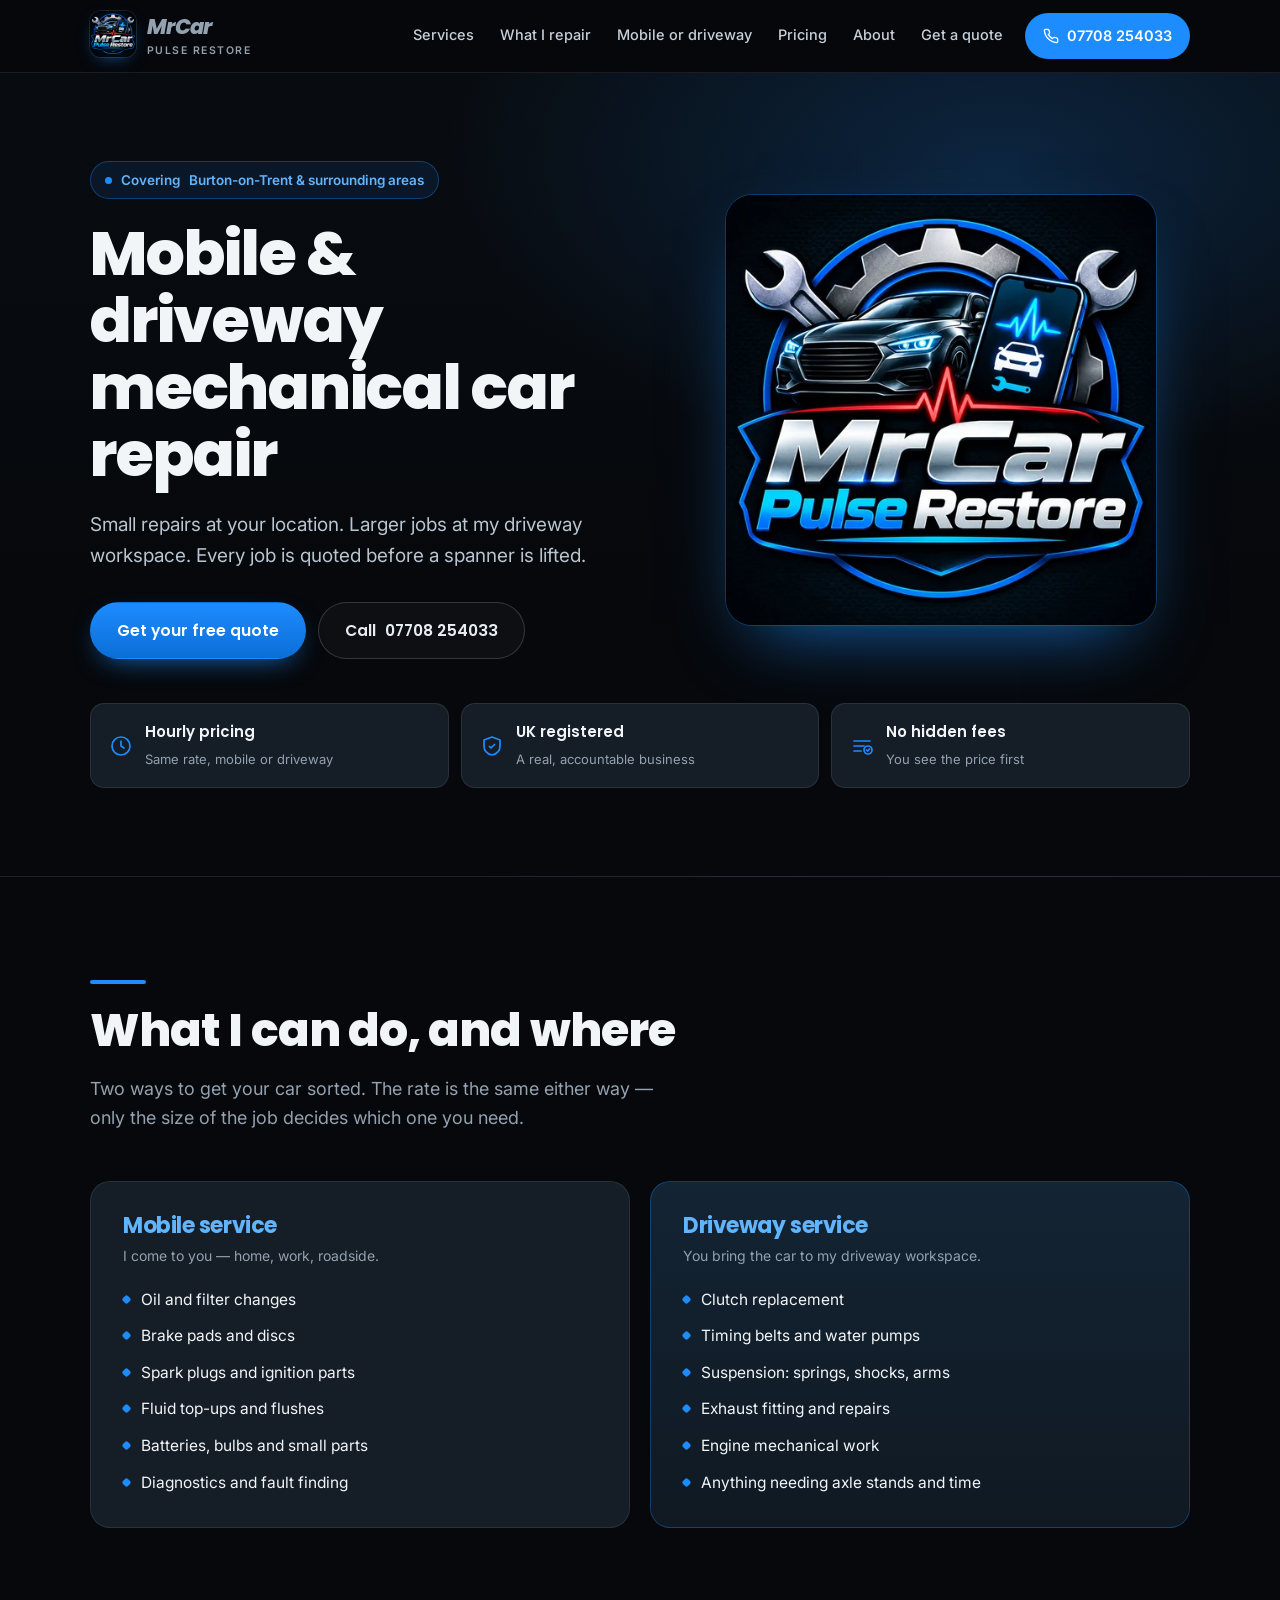
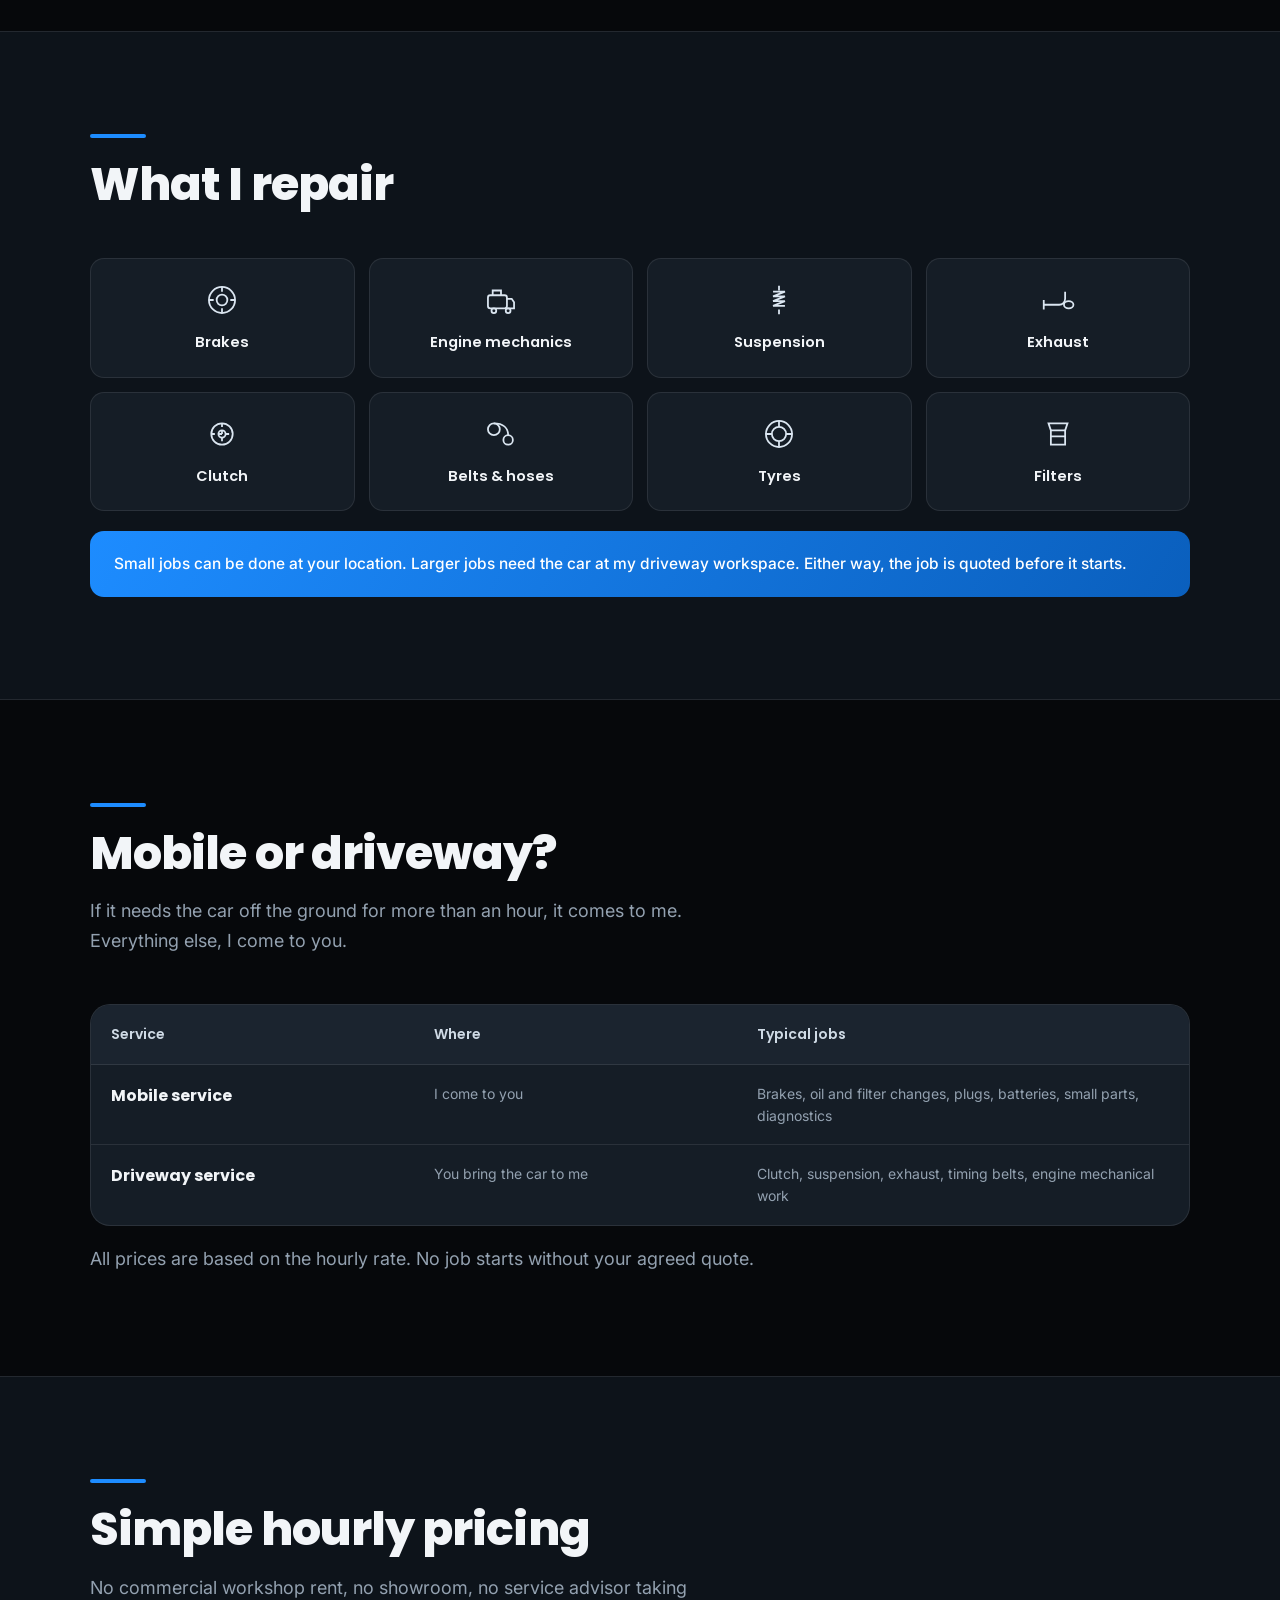
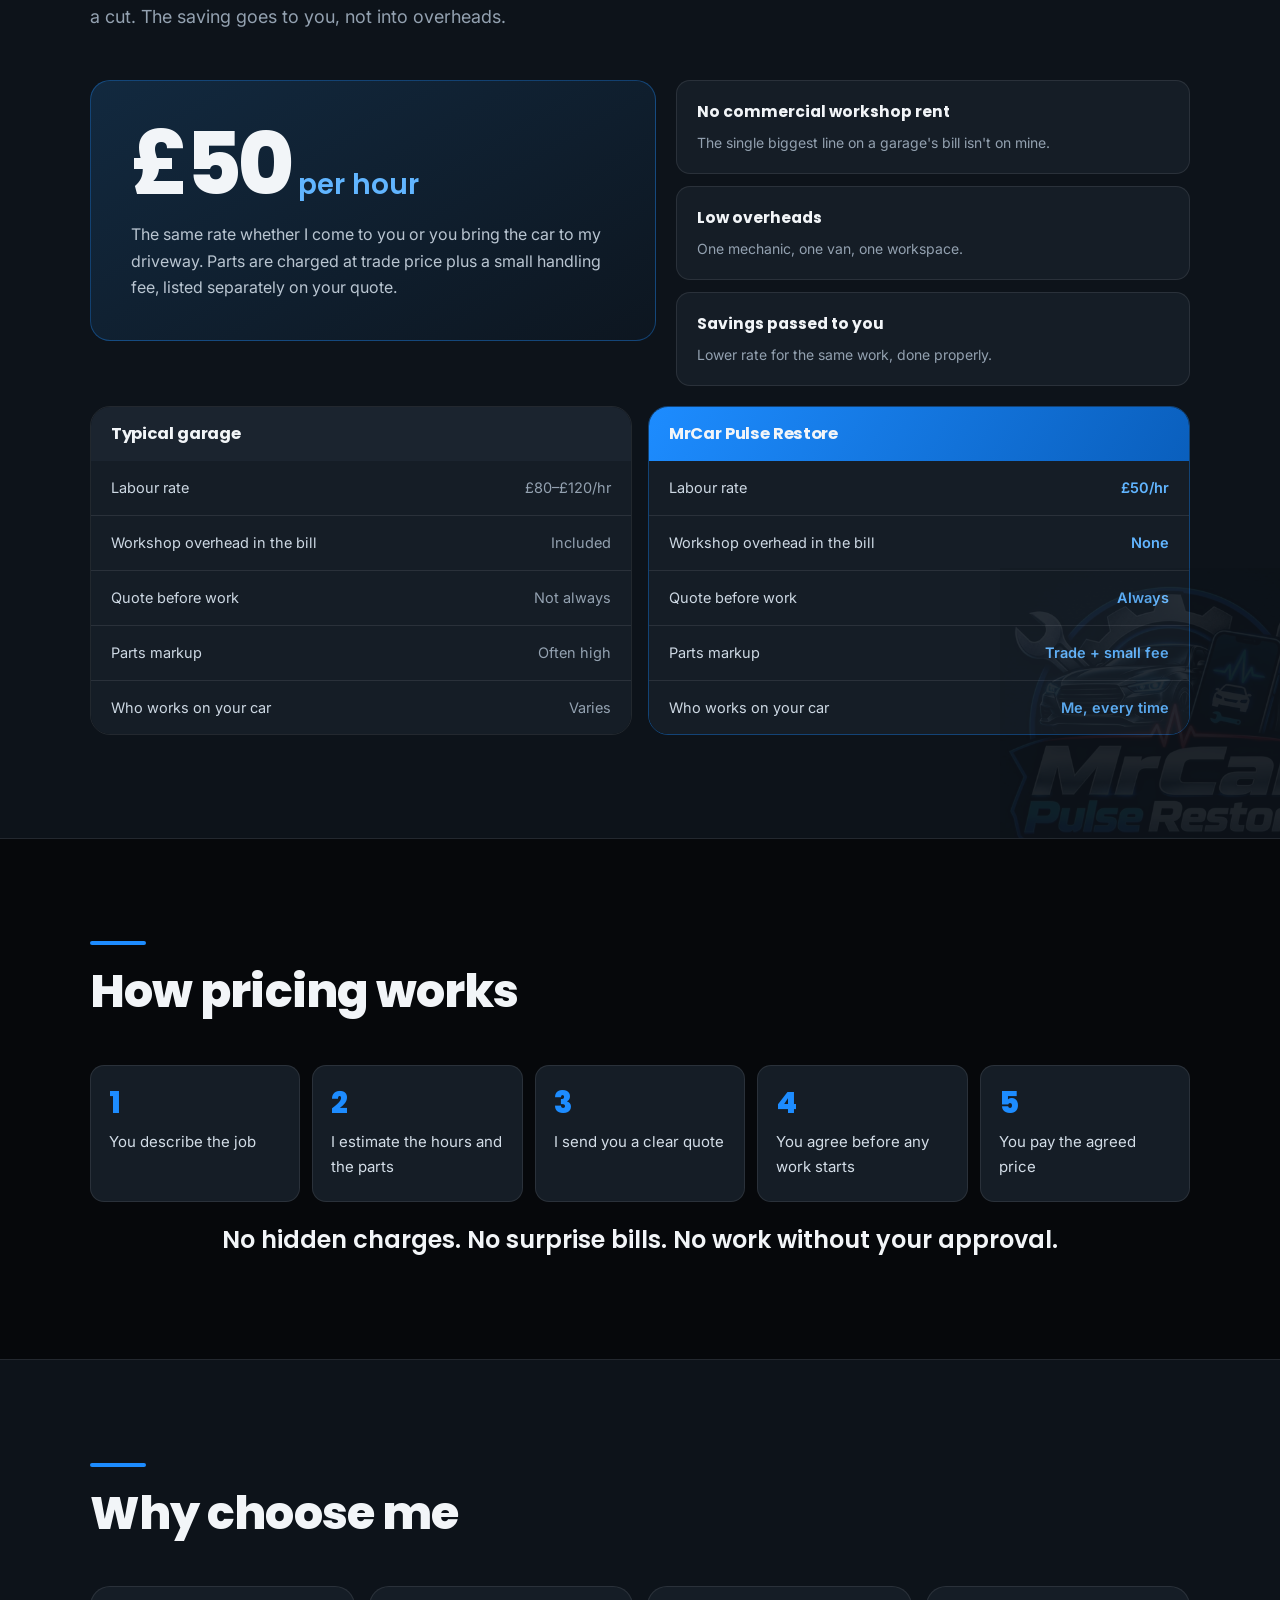
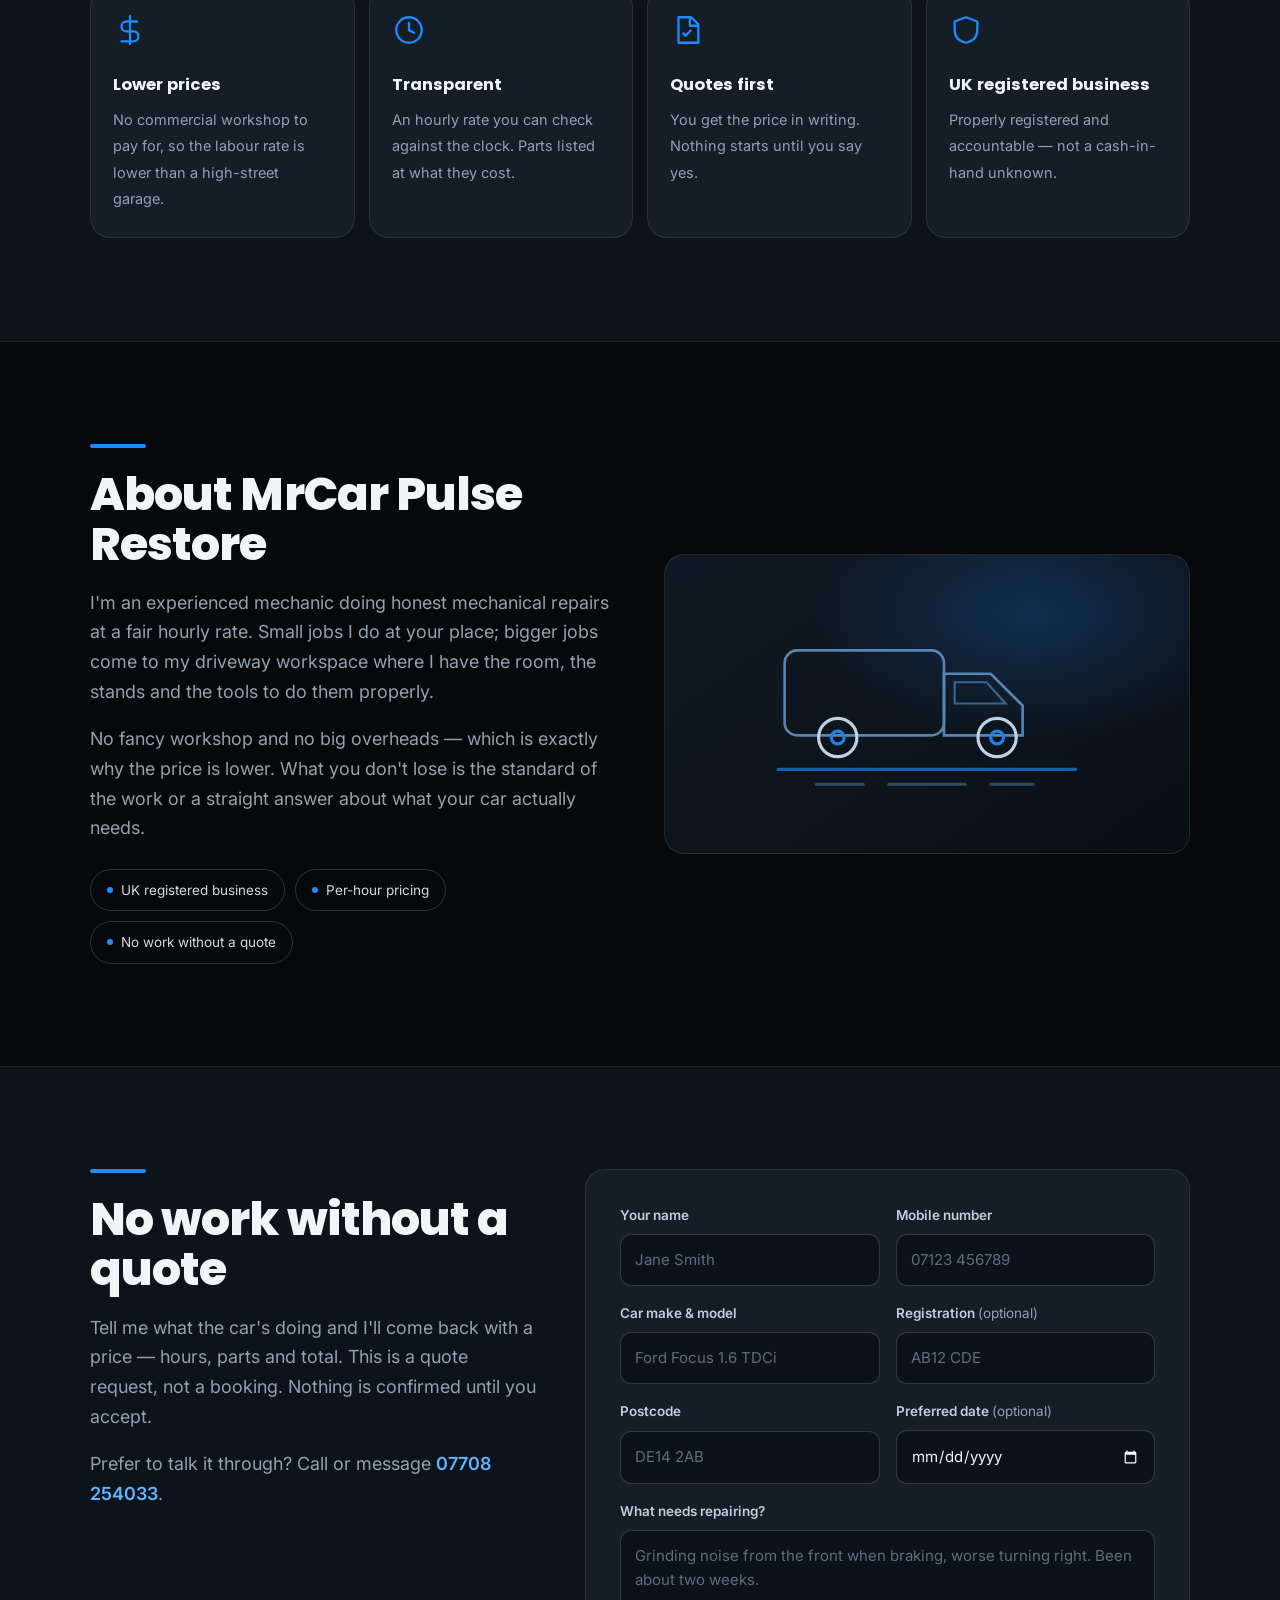
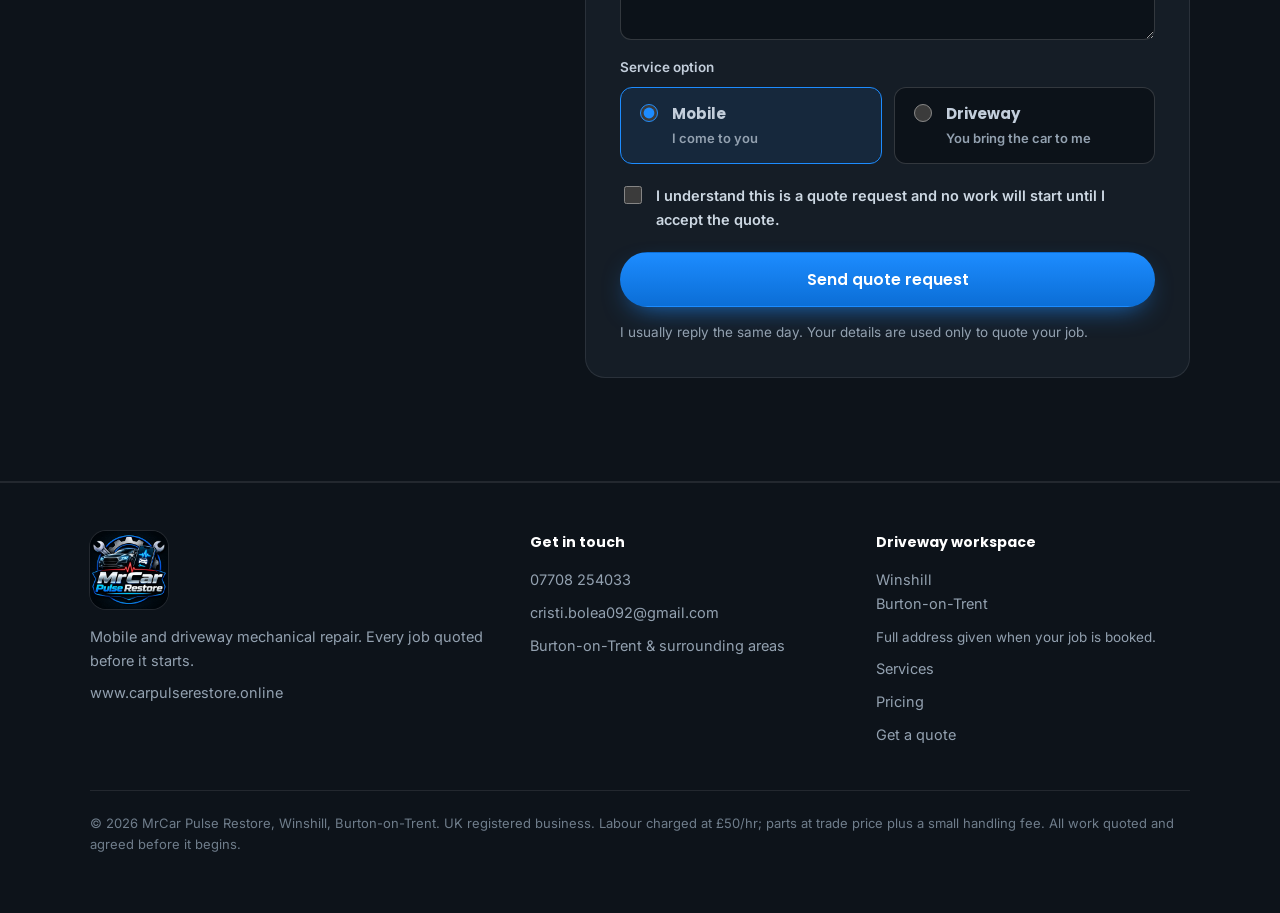
<file: index.html>
<!DOCTYPE html>
<html lang="en-GB" data-theme="dark">
<head>
<meta charset="utf-8">
<meta name="viewport" content="width=device-width, initial-scale=1">
<title>MrCar Pulse Restore — Mobile &amp; Driveway Car Repair in Burton-on-Trent</title>
<meta name="description" content="Mobile and driveway mechanical car repair in Burton-on-Trent. £50 per labour hour, no hidden fees, every job quoted before it starts. Call 07708 254033.">
<link rel="canonical" href="https://www.carpulserestore.online/">
<link rel="icon" href="/favicon.ico" sizes="any">
<link rel="icon" type="image/png" href="/icon-512.png" sizes="512x512">
<link rel="apple-touch-icon" href="/apple-touch-icon.png">
<meta name="theme-color" content="#06080b">
<meta property="og:title" content="MrCar Pulse Restore — Mobile &amp; Driveway Car Repair">
<meta property="og:description" content="£50 per labour hour. Small repairs at your location, larger jobs at my driveway workspace in Winshill, Burton-on-Trent.">
<meta property="og:url" content="https://www.carpulserestore.online/">
<meta property="og:type" content="website">
<meta property="og:image" content="https://www.carpulserestore.online/og-image.png">
<meta name="twitter:card" content="summary_large_image">
<script type="application/ld+json">
{
  "@context":"https://schema.org",
  "@type":"AutoRepair",
  "name":"MrCar Pulse Restore",
  "url":"https://www.carpulserestore.online/",
  "telephone":"+447708254033",
  "email":"cristi.bolea092@gmail.com",
  "address":{
    "@type":"PostalAddress",
    "addressLocality":"Winshill, Burton-on-Trent",
    "addressRegion":"Staffordshire",
    "addressCountry":"GB"
  },
  "areaServed":"Burton-on-Trent and surrounding areas",
  "priceRange":"££",
  "description":"Mobile and driveway mechanical car repair. Labour charged at £50 per hour. Every job quoted before work starts."
}
</script>
<link rel="preconnect" href="https://fonts.googleapis.com">
<link rel="preconnect" href="https://fonts.gstatic.com" crossorigin>
<link href="https://fonts.googleapis.com/css2?family=Poppins:wght@500;600;700;800&family=Inter:wght@400;500;600&display=swap" rel="stylesheet">
<style>
/* ============================================================
   EDIT YOUR DETAILS IN THE <script> CONFIG BLOCK AT THE BOTTOM
   ============================================================ */

:root{
  --ink:#06080b;
  --panel:#0d131a;
  --card:#151d26;
  --card-2:#1b242f;
  --line:rgba(255,255,255,.09);
  --line-strong:rgba(255,255,255,.16);
  --text:#f2f5f8;
  --muted:#93a1b0;
  --blue:#1d8cff;
  --blue-dark:#0b6ed6;
  --blue-soft:#61b5ff;
  --radius:14px;
  --radius-lg:20px;
  --maxw:1180px;
  --pad:clamp(20px,5vw,40px);
  --logo:url("[data-uri]");
}

/* logo marks — one embedded image, reused everywhere */
.logo{background:var(--logo) center/contain no-repeat;flex:0 0 auto}
.logo-mark{width:46px;height:46px;border-radius:11px;box-shadow:0 0 0 1px var(--line), 0 6px 18px -8px rgba(29,140,255,.7)}
.logo-hero{width:min(100%,430px);aspect-ratio:1;border-radius:26px;box-shadow:0 0 0 1px rgba(29,140,255,.28), 0 30px 70px -30px rgba(29,140,255,.75)}
.logo-foot{width:78px;height:78px;border-radius:16px;box-shadow:0 0 0 1px var(--line)}
.logo-watermark{position:absolute;right:-60px;bottom:-70px;width:340px;height:340px;opacity:.07;pointer-events:none;filter:grayscale(.2)}
@media(max-width:860px){.logo-watermark{width:220px;height:220px;right:-50px;bottom:-50px;opacity:.05}}
/* Page is intentionally dark in both colour schemes; body background is explicit. */
:root:not([data-theme="light"]){color-scheme:dark;}

*{box-sizing:border-box}
html{scroll-behavior:smooth;-webkit-text-size-adjust:100%}
@media (prefers-reduced-motion:reduce){html{scroll-behavior:auto}*{animation:none!important;transition:none!important}}
body{
  margin:0;
  background:var(--ink);
  color:var(--text);
  font:400 16px/1.65 Inter,system-ui,-apple-system,"Segoe UI",Roboto,sans-serif;
  overflow-x:hidden;
}
h1,h2,h3,h4{font-family:Poppins,system-ui,sans-serif;font-weight:700;line-height:1.08;letter-spacing:-.02em;margin:0}
h1{font-size:clamp(34px,6.4vw,62px);font-weight:800}
h2{font-size:clamp(28px,4.6vw,46px);font-weight:800}
h3{font-size:clamp(18px,2.2vw,22px)}
p{margin:0}
a{color:inherit;text-decoration:none}
img{max-width:100%}
:focus-visible{outline:3px solid var(--blue-soft);outline-offset:3px;border-radius:6px}

.wrap{width:100%;max-width:var(--maxw);margin-inline:auto;padding-inline:var(--pad)}
.sec{padding-block:clamp(56px,8vw,104px)}
.sec--panel{background:var(--panel);border-block:1px solid var(--line)}
.lede{color:var(--muted);font-size:clamp(15px,1.6vw,18px);max-width:62ch;margin-top:18px}
.stack{display:grid;gap:14px}

/* ---------- header ---------- */
header{
  position:sticky;top:0;z-index:60;
  background:rgba(6,8,11,.86);
  backdrop-filter:blur(12px);
  border-bottom:1px solid var(--line);
}
.bar{display:flex;align-items:center;gap:22px;height:72px}
.brand{display:flex;align-items:center;gap:11px;flex:0 0 auto}
.brand svg{width:34px;height:34px;flex:0 0 auto}
.brand b{font-family:Poppins;font-weight:800;font-size:21px;letter-spacing:-.03em;font-style:italic}
.brand span{display:block;font-size:10.5px;letter-spacing:.14em;color:var(--muted);font-weight:600;font-style:normal;margin-top:-3px}
nav.main{margin-left:auto;display:flex;gap:26px}
nav.main a{font-size:14.5px;font-weight:500;color:#c6d0da;padding-block:6px;border-bottom:2px solid transparent}
nav.main a:hover{color:#fff;border-bottom-color:var(--blue)}
.callbtn{display:inline-flex;align-items:center;gap:8px;background:var(--blue);color:#fff;font-weight:600;font-size:14.5px;padding:11px 18px;border-radius:999px}
.callbtn:hover{background:var(--blue-dark)}
.burger{display:none;margin-left:auto;background:none;border:1px solid var(--line-strong);border-radius:10px;width:44px;height:44px;color:#fff;cursor:pointer}
.burger span,.burger span::before,.burger span::after{display:block;width:18px;height:2px;background:#fff;content:"";margin-inline:auto;position:relative}
.burger span::before{position:absolute;top:-6px}
.burger span::after{position:absolute;top:6px}
@media(max-width:940px){
  nav.main{position:fixed;inset:72px 0 auto;flex-direction:column;gap:0;background:var(--panel);border-bottom:1px solid var(--line);padding:8px var(--pad) 20px;display:none}
  nav.main.open{display:flex}
  nav.main a{padding:14px 0;border-bottom:1px solid var(--line)}
  .bar .callbtn{display:none}
  .burger{display:block}
}

/* ---------- hero ---------- */
.hero{position:relative;background:
  radial-gradient(900px 480px at 78% 12%, rgba(29,140,255,.20), transparent 62%),
  linear-gradient(180deg,#080c11,#06080b 70%);
  border-bottom:1px solid var(--line);overflow:hidden}
.hero .wrap{position:relative;z-index:2;padding-block:clamp(48px,7vw,88px)}
.hero-grid{display:grid;grid-template-columns:1.05fr .95fr;gap:clamp(24px,4vw,56px);align-items:center}
@media(max-width:900px){.hero-grid{grid-template-columns:1fr}}
.eyebrow{display:inline-flex;align-items:center;gap:9px;font-size:13.5px;font-weight:600;color:var(--blue-soft);border:1px solid rgba(29,140,255,.35);background:rgba(29,140,255,.10);padding:7px 14px;border-radius:999px;margin-bottom:22px}
.eyebrow i{width:7px;height:7px;border-radius:50%;background:var(--blue);display:block}
.hero p.sub{color:#b9c5d1;font-size:clamp(16px,1.8vw,19px);margin-top:20px;max-width:46ch}
.cta-row{display:flex;flex-wrap:wrap;gap:12px;margin-top:30px}
.btn{display:inline-flex;align-items:center;justify-content:center;gap:9px;font-family:Poppins;font-weight:600;font-size:15.5px;padding:15px 26px;border-radius:999px;border:1px solid transparent;cursor:pointer}
.btn-primary{background:linear-gradient(180deg,var(--blue),var(--blue-dark));color:#fff;box-shadow:0 10px 28px -12px rgba(29,140,255,.85)}
.btn-primary:hover{filter:brightness(1.07)}
.btn-ghost{border-color:var(--line-strong);color:#e7edf3;background:rgba(255,255,255,.03)}
.btn-ghost:hover{border-color:var(--blue);color:#fff}

/* photo slot: swap background-image for a real photo */
.photo{
  position:relative;border-radius:var(--radius-lg);border:1px solid var(--line);
  background:linear-gradient(145deg,#111a24,#0a0f15);
  min-height:300px;display:grid;place-items:center;overflow:hidden;
  background-size:cover;background-position:center;
}
.photo::after{content:"";position:absolute;inset:0;background:radial-gradient(60% 60% at 70% 20%,rgba(29,140,255,.22),transparent 70%)}
.photo svg{width:78%;max-width:340px;position:relative;z-index:1;opacity:.92}
.hero .photo{min-height:clamp(260px,38vw,400px)}

.trust{display:grid;grid-template-columns:repeat(3,1fr);gap:12px;margin-top:clamp(28px,4vw,44px)}
@media(max-width:620px){.trust{grid-template-columns:1fr}}
.trust div{display:flex;align-items:center;gap:12px;background:var(--card);border:1px solid var(--line);border-radius:var(--radius);padding:16px 18px}
.trust b{font-family:Poppins;font-size:15px;font-weight:600;display:block}
.trust small{color:var(--muted);font-size:13px}
.trust svg{width:24px;height:24px;flex:0 0 auto;stroke:var(--blue)}

/* ---------- headings ---------- */
.head{max-width:60ch;margin-bottom:clamp(28px,4vw,48px)}
.rule{width:56px;height:4px;border-radius:2px;background:var(--blue);margin-bottom:22px}

/* ---------- two service columns ---------- */
.two{display:grid;grid-template-columns:1fr 1fr;gap:20px}
@media(max-width:820px){.two{grid-template-columns:1fr}}
.svc{background:var(--card);border:1px solid var(--line);border-radius:var(--radius-lg);padding:clamp(22px,3vw,32px)}
.svc.is-driveway{background:linear-gradient(180deg,#132434,#101922);border-color:rgba(29,140,255,.3)}
.svc h3{color:var(--blue-soft);margin-bottom:6px}
.svc .where{color:var(--muted);font-size:14px;margin-bottom:20px}
.svc ul{list-style:none;margin:0;padding:0;display:grid;gap:11px}
.svc li{display:flex;gap:11px;align-items:flex-start;font-size:15.5px}
.svc li::before{content:"";width:7px;height:7px;border-radius:2px;background:var(--blue);margin-top:9px;flex:0 0 auto;transform:rotate(45deg)}

/* ---------- repair grid ---------- */
.grid-repair{display:grid;grid-template-columns:repeat(4,1fr);gap:14px}
@media(max-width:900px){.grid-repair{grid-template-columns:repeat(3,1fr)}}
@media(max-width:560px){.grid-repair{grid-template-columns:repeat(2,1fr)}}
.tile{background:var(--card);border:1px solid var(--line);border-radius:var(--radius);padding:22px 16px;text-align:center;display:grid;gap:12px;justify-items:center}
.tile svg{width:38px;height:38px;stroke:#dbe6f1;stroke-width:1.5;fill:none}
.tile span{font-family:Poppins;font-weight:600;font-size:14.5px}
.note{margin-top:20px;background:linear-gradient(120deg,var(--blue),#0a5fbd);border-radius:var(--radius);padding:20px 24px;font-size:15.5px;color:#fff;font-weight:500}

/* ---------- comparison / options table ---------- */
.table{border:1px solid var(--line);border-radius:var(--radius-lg);overflow:hidden;background:var(--card)}
.trow{display:grid;grid-template-columns:1fr 1fr 1.4fr;gap:0}
.trow>div{padding:18px 20px;border-bottom:1px solid var(--line)}
.trow:last-child>div{border-bottom:0}
.thead>div{background:var(--card-2);font-family:Poppins;font-weight:600;font-size:14px;color:#cfdae5}
.trow strong{font-family:Poppins;font-size:16px;display:block}
.trow small{color:var(--muted);font-size:14px;line-height:1.55;display:block}
@media(max-width:760px){
  .trow{grid-template-columns:1fr}
  .thead{display:none}
  .trow>div{border-bottom:1px solid var(--line)}
  .trow>div[data-l]::before{content:attr(data-l);display:block;font-size:11.5px;letter-spacing:.1em;color:var(--blue-soft);margin-bottom:6px;font-weight:600}
}

/* ---------- pricing ---------- */
.price-grid{display:grid;grid-template-columns:1.1fr 1fr;gap:20px;align-items:start}
@media(max-width:860px){.price-grid{grid-template-columns:1fr}}
.rate-card{background:linear-gradient(150deg,#12293f,#0d1620);border:1px solid rgba(29,140,255,.35);border-radius:var(--radius-lg);padding:clamp(26px,4vw,40px)}
.rate-num{font-family:Poppins;font-weight:800;font-size:clamp(54px,9vw,86px);line-height:1;letter-spacing:-.04em}
.rate-num em{font-style:normal;font-size:.32em;color:var(--blue-soft);font-weight:600;letter-spacing:0}
.rate-card p{color:#b9c5d1;margin-top:14px}
.why{display:grid;gap:12px}
.why div{background:var(--card);border:1px solid var(--line);border-radius:var(--radius);padding:18px 20px}
.why b{font-family:Poppins;font-size:15.5px;display:block;margin-bottom:4px}
.why small{color:var(--muted);font-size:14px}

.compare{display:grid;grid-template-columns:1fr 1fr;gap:16px;margin-top:20px}
@media(max-width:700px){.compare{grid-template-columns:1fr}}
.col{border:1px solid var(--line);border-radius:var(--radius-lg);overflow:hidden}
.col.mine{border-color:rgba(29,140,255,.4)}
.col h4{font-family:Poppins;font-size:16.5px;padding:18px 20px;background:var(--card-2);margin:0}
.col.mine h4{background:linear-gradient(120deg,var(--blue),#0a5fbd)}
.col ul{list-style:none;margin:0;padding:0;background:var(--card)}
.col li{display:flex;justify-content:space-between;gap:14px;padding:15px 20px;border-bottom:1px solid var(--line);font-size:14.5px;color:#cdd8e3}
.col li:last-child{border-bottom:0}
.col li i{font-style:normal;color:var(--muted);text-align:right;flex:0 0 auto}
.col.mine li i{color:var(--blue-soft);font-weight:600}

/* ---------- steps ---------- */
.steps{display:grid;grid-template-columns:repeat(5,1fr);gap:12px;counter-reset:s}
@media(max-width:940px){.steps{grid-template-columns:repeat(2,1fr)}}
@media(max-width:480px){.steps{grid-template-columns:1fr}}
.step{background:var(--card);border:1px solid var(--line);border-radius:var(--radius);padding:22px 18px;position:relative}
.step b{font-family:Poppins;font-weight:800;font-size:30px;color:var(--blue);display:block;line-height:1;margin-bottom:12px}
.step p{font-size:15px;color:#d3dde7}
.promise{margin-top:22px;text-align:center;font-family:Poppins;font-weight:600;font-size:clamp(17px,2.4vw,24px);line-height:1.35}

/* ---------- why me ---------- */
.four{display:grid;grid-template-columns:repeat(4,1fr);gap:14px}
@media(max-width:900px){.four{grid-template-columns:repeat(2,1fr)}}
@media(max-width:520px){.four{grid-template-columns:1fr}}
.wcard{background:var(--card);border:1px solid var(--line);border-radius:var(--radius-lg);padding:26px 22px}
.wcard svg{width:34px;height:34px;stroke:var(--blue);fill:none;stroke-width:1.6;margin-bottom:16px}
.wcard b{font-family:Poppins;font-size:16.5px;display:block;margin-bottom:8px}
.wcard small{color:var(--muted);font-size:14.5px;line-height:1.6}

/* ---------- about ---------- */
.about{display:grid;grid-template-columns:1fr 1fr;gap:clamp(24px,4vw,48px);align-items:center}
@media(max-width:860px){.about{grid-template-columns:1fr}}
.badges{display:flex;flex-wrap:wrap;gap:10px;margin-top:26px}
.badge{border:1px solid var(--line-strong);border-radius:999px;padding:9px 16px;font-size:13.5px;color:#cfdae5;display:inline-flex;align-items:center;gap:8px}
.badge i{width:6px;height:6px;border-radius:50%;background:var(--blue);display:block}

/* ---------- quote form ---------- */
.form-shell{display:grid;grid-template-columns:.85fr 1.15fr;gap:clamp(24px,4vw,48px);align-items:start}
@media(max-width:900px){.form-shell{grid-template-columns:1fr}}
form{background:var(--card);border:1px solid var(--line);border-radius:var(--radius-lg);padding:clamp(22px,3.2vw,34px)}
.fields{display:grid;grid-template-columns:1fr 1fr;gap:16px}
@media(max-width:560px){.fields{grid-template-columns:1fr}}
.field{display:grid;gap:7px}
.field.full{grid-column:1/-1}
label{font-size:13.5px;font-weight:600;color:#c3cedb}
input,textarea,select{
  width:100%;background:#0c1219;border:1px solid var(--line-strong);border-radius:11px;
  padding:13px 14px;color:var(--text);font:inherit;font-size:15px;
}
input::placeholder,textarea::placeholder{color:#5f6d7c}
input:focus,textarea:focus,select:focus{border-color:var(--blue);outline:none;box-shadow:0 0 0 3px rgba(29,140,255,.18)}
textarea{min-height:110px;resize:vertical}
fieldset{border:0;padding:0;margin:0;grid-column:1/-1}
legend{font-size:13.5px;font-weight:600;color:#c3cedb;padding:0;margin-bottom:9px}
.opts{display:grid;grid-template-columns:1fr 1fr;gap:12px}
@media(max-width:560px){.opts{grid-template-columns:1fr}}
.opt{display:flex;gap:11px;align-items:flex-start;border:1px solid var(--line-strong);border-radius:12px;padding:14px;cursor:pointer;background:#0c1219}
.opt:has(input:checked){border-color:var(--blue);background:rgba(29,140,255,.10)}
.opt input{width:18px;height:18px;accent-color:var(--blue);margin-top:2px;flex:0 0 auto}
.opt b{font-family:Poppins;font-size:15px;display:block}
.opt small{color:var(--muted);font-size:13px}
.agree{grid-column:1/-1;display:flex;gap:11px;align-items:flex-start;font-size:14.5px;color:#cdd8e3;margin-top:4px}
.agree input{width:18px;height:18px;accent-color:var(--blue);margin-top:2px;flex:0 0 auto}
form .btn{width:100%;margin-top:20px}
.formnote{grid-column:1/-1;color:var(--muted);font-size:13.5px;margin-top:14px}
.err{color:#ff8d8d;font-size:13.5px;margin-top:12px;display:none}
.sent{display:none;margin-top:18px;border:1px solid rgba(29,140,255,.4);background:rgba(29,140,255,.09);border-radius:var(--radius);padding:20px}
.sent b{font-family:Poppins;display:block;margin-bottom:6px;font-size:16px}
.sent p{color:#c3cedb;font-size:14.5px}
.sent .row{display:flex;flex-wrap:wrap;gap:10px;margin-top:16px}
.sent .btn{width:auto;margin:0;padding:12px 20px;font-size:14.5px}

/* ---------- footer ---------- */
footer{background:var(--panel);border-top:1px solid var(--line);padding-block:48px 110px}
@media(min-width:721px){footer{padding-bottom:48px}}
.fgrid{display:grid;grid-template-columns:1.3fr 1fr 1fr;gap:32px}
@media(max-width:760px){.fgrid{grid-template-columns:1fr;gap:28px}}
footer h5{font-family:Poppins;font-size:14px;margin:0 0 14px;color:#fff}
footer a,footer p{color:var(--muted);font-size:14.5px;display:block;margin-bottom:9px}
footer a:hover{color:var(--blue-soft)}
.legal{border-top:1px solid var(--line);margin-top:34px;padding-top:22px;color:#6f7d8b;font-size:13px}

/* sticky mobile call bar */
.mobilebar{position:fixed;inset:auto 0 0;z-index:70;display:none;gap:10px;padding:12px var(--pad);background:rgba(6,8,11,.94);backdrop-filter:blur(10px);border-top:1px solid var(--line)}
.mobilebar .btn{flex:1;padding:13px 10px;font-size:14.5px}
@media(max-width:720px){.mobilebar{display:flex}}
</style>
</head>
<body>

<header>
  <div class="wrap bar">
    <a class="brand" href="#top" aria-label="MrCar Pulse Restore home">
      <span class="logo logo-mark" role="img" aria-label="MrCar Pulse Restore logo"></span>
      <span style="display:block"><b>MrCar</b><span>PULSE RESTORE</span></span>
    </a>
    <nav class="main" id="nav">
      <a href="#services">Services</a>
      <a href="#repairs">What I repair</a>
      <a href="#options">Mobile or driveway</a>
      <a href="#pricing">Pricing</a>
      <a href="#about">About</a>
      <a href="#quote">Get a quote</a>
    </nav>
    <a class="callbtn" data-cfg="tel-href" href="#">
      <svg width="16" height="16" viewBox="0 0 24 24" fill="none" stroke="currentColor" stroke-width="2" stroke-linecap="round"><path d="M22 16.9v3a2 2 0 0 1-2.2 2 19.8 19.8 0 0 1-8.6-3.1 19.5 19.5 0 0 1-6-6A19.8 19.8 0 0 1 2.1 4.2 2 2 0 0 1 4.1 2h3a2 2 0 0 1 2 1.7c.1 1 .4 1.9.7 2.8a2 2 0 0 1-.5 2.1L8.1 9.9a16 16 0 0 0 6 6l1.3-1.3a2 2 0 0 1 2.1-.4c.9.3 1.8.6 2.8.7a2 2 0 0 1 1.7 2z"/></svg>
      <span data-cfg="phone">07708 254033</span>
    </a>
    <button class="burger" id="burger" aria-label="Open menu" aria-expanded="false"><span></span></button>
  </div>
</header>

<!-- ================= HERO ================= -->
<section class="hero" id="top">
  <div class="wrap">
    <div class="hero-grid">
      <div>
        <span class="eyebrow"><i></i>Covering <span data-cfg="area">Burton-on-Trent &amp; surrounding areas</span></span>
        <h1>Mobile &amp; driveway<br>mechanical car repair</h1>
        <p class="sub">Small repairs at your location. Larger jobs at my driveway workspace. Every job is quoted before a spanner is lifted.</p>
        <div class="cta-row">
          <a class="btn btn-primary" href="#quote">Get your free quote</a>
          <a class="btn btn-ghost" data-cfg="tel-href" href="#">Call <span data-cfg="phone">07708 254033</span></a>
        </div>
      </div>

      <div style="display:grid;place-items:center">
        <div class="logo logo-hero" role="img" aria-label="MrCar Pulse Restore logo"></div>
      </div>
    </div>

    <div class="trust">
      <div>
        <svg viewBox="0 0 24 24" fill="none" stroke-width="1.7" stroke-linecap="round"><circle cx="12" cy="12" r="9"/><path d="M12 7v5l3 2"/></svg>
        <span><b>Hourly pricing</b><small>Same rate, mobile or driveway</small></span>
      </div>
      <div>
        <svg viewBox="0 0 24 24" fill="none" stroke-width="1.7" stroke-linejoin="round"><path d="M12 3l8 3v6c0 5-3.4 8-8 9-4.6-1-8-4-8-9V6l8-3z"/><path d="M9 12l2 2 4-4"/></svg>
        <span><b>UK registered</b><small>A real, accountable business</small></span>
      </div>
      <div>
        <svg viewBox="0 0 24 24" fill="none" stroke-width="1.7" stroke-linecap="round"><path d="M4 7h16M4 12h10M4 17h7"/><circle cx="18" cy="16" r="4"/><path d="M16.4 16l1.1 1.1 2.1-2.1"/></svg>
        <span><b>No hidden fees</b><small>You see the price first</small></span>
      </div>
    </div>
  </div>
</section>

<!-- ================= SERVICES ================= -->
<section class="sec" id="services">
  <div class="wrap">
    <div class="head">
      <div class="rule"></div>
      <h2>What I can do, and where</h2>
      <p class="lede">Two ways to get your car sorted. The rate is the same either way — only the size of the job decides which one you need.</p>
    </div>

    <div class="two">
      <div class="svc">
        <h3>Mobile service</h3>
        <p class="where">I come to you — home, work, roadside.</p>
        <ul>
          <li>Oil and filter changes</li>
          <li>Brake pads and discs</li>
          <li>Spark plugs and ignition parts</li>
          <li>Fluid top-ups and flushes</li>
          <li>Batteries, bulbs and small parts</li>
          <li>Diagnostics and fault finding</li>
        </ul>
      </div>
      <div class="svc is-driveway">
        <h3>Driveway service</h3>
        <p class="where">You bring the car to my driveway workspace.</p>
        <ul>
          <li>Clutch replacement</li>
          <li>Timing belts and water pumps</li>
          <li>Suspension: springs, shocks, arms</li>
          <li>Exhaust fitting and repairs</li>
          <li>Engine mechanical work</li>
          <li>Anything needing axle stands and time</li>
        </ul>
      </div>
    </div>
  </div>
</section>

<!-- ================= WHAT I REPAIR ================= -->
<section class="sec sec--panel" id="repairs">
  <div class="wrap">
    <div class="head">
      <div class="rule"></div>
      <h2>What I repair</h2>
    </div>
    <div class="grid-repair">
      <div class="tile"><svg viewBox="0 0 32 32"><circle cx="16" cy="16" r="11"/><circle cx="16" cy="16" r="4.5"/><path d="M16 5v4M16 23v4M5 16h4M23 16h4"/></svg><span>Brakes</span></div>
      <div class="tile"><svg viewBox="0 0 32 32"><rect x="5" y="12" width="16" height="11" rx="2"/><path d="M21 15h4l2 3v5h-6M9 12V8h7v4"/><circle cx="10" cy="25" r="2"/><circle cx="22" cy="25" r="2"/></svg><span>Engine mechanics</span></div>
      <div class="tile"><svg viewBox="0 0 32 32"><path d="M16 4v4M16 24v4"/><path d="M11 9h10l-10 4h10l-10 4h10l-10 4h10"/></svg><span>Suspension</span></div>
      <div class="tile"><svg viewBox="0 0 32 32"><path d="M4 20h13a5 5 0 0 0 5-5V9"/><ellipse cx="25" cy="20" rx="4" ry="3"/><path d="M4 16v8"/></svg><span>Exhaust</span></div>
      <div class="tile"><svg viewBox="0 0 32 32"><circle cx="16" cy="16" r="9"/><path d="M16 7v18M7 16h18" stroke-dasharray="3 3"/><circle cx="16" cy="16" r="3"/></svg><span>Clutch</span></div>
      <div class="tile"><svg viewBox="0 0 32 32"><circle cx="10" cy="12" r="5"/><circle cx="22" cy="21" r="4"/><path d="M10 7c8 0 12 4 12 10"/></svg><span>Belts &amp; hoses</span></div>
      <div class="tile"><svg viewBox="0 0 32 32"><circle cx="16" cy="16" r="11"/><circle cx="16" cy="16" r="6"/><path d="M16 5v5M16 22v5M5 16h5M22 16h5"/></svg><span>Tyres</span></div>
      <div class="tile"><svg viewBox="0 0 32 32"><path d="M8 7h16l-2 6v12H10V13L8 7z"/><path d="M10 13h12M10 18h12"/></svg><span>Filters</span></div>
    </div>
    <p class="note">Small jobs can be done at your location. Larger jobs need the car at my driveway workspace. Either way, the job is quoted before it starts.</p>
  </div>
</section>

<!-- ================= OPTIONS TABLE ================= -->
<section class="sec" id="options">
  <div class="wrap">
    <div class="head">
      <div class="rule"></div>
      <h2>Mobile or driveway?</h2>
      <p class="lede">If it needs the car off the ground for more than an hour, it comes to me. Everything else, I come to you.</p>
    </div>
    <div class="table">
      <div class="trow thead"><div>Service</div><div>Where</div><div>Typical jobs</div></div>
      <div class="trow">
        <div data-l="Service"><strong>Mobile service</strong></div>
        <div data-l="Where"><small>I come to you</small></div>
        <div data-l="Typical jobs"><small>Brakes, oil and filter changes, plugs, batteries, small parts, diagnostics</small></div>
      </div>
      <div class="trow">
        <div data-l="Service"><strong>Driveway service</strong></div>
        <div data-l="Where"><small>You bring the car to me</small></div>
        <div data-l="Typical jobs"><small>Clutch, suspension, exhaust, timing belts, engine mechanical work</small></div>
      </div>
    </div>
    <p class="lede">All prices are based on the hourly rate. No job starts without your agreed quote.</p>
  </div>
</section>

<!-- ================= PRICING ================= -->
<section class="sec sec--panel" id="pricing" style="position:relative;overflow:hidden">
  <div class="logo logo-watermark" aria-hidden="true"></div>
  <div class="wrap">
    <div class="head">
      <div class="rule"></div>
      <h2>Simple hourly pricing</h2>
      <p class="lede">No commercial workshop rent, no showroom, no service advisor taking a cut. The saving goes to you, not into overheads.</p>
    </div>

    <div class="price-grid">
      <div class="rate-card">
        <div class="rate-num"><span data-cfg="rate">£50</span><em> per hour</em></div>
        <p>The same rate whether I come to you or you bring the car to my driveway. Parts are charged at trade price plus a small handling fee, listed separately on your quote.</p>
      </div>
      <div class="why">
        <div><b>No commercial workshop rent</b><small>The single biggest line on a garage's bill isn't on mine.</small></div>
        <div><b>Low overheads</b><small>One mechanic, one van, one workspace.</small></div>
        <div><b>Savings passed to you</b><small>Lower rate for the same work, done properly.</small></div>
      </div>
    </div>

    <div class="compare">
      <div class="col">
        <h4>Typical garage</h4>
        <ul>
          <li>Labour rate <i>£80–£120/hr</i></li>
          <li>Workshop overhead in the bill <i>Included</i></li>
          <li>Quote before work <i>Not always</i></li>
          <li>Parts markup <i>Often high</i></li>
          <li>Who works on your car <i>Varies</i></li>
        </ul>
      </div>
      <div class="col mine">
        <h4>MrCar Pulse Restore</h4>
        <ul>
          <li>Labour rate <i data-cfg="rate-hr">£50/hr</i></li>
          <li>Workshop overhead in the bill <i>None</i></li>
          <li>Quote before work <i>Always</i></li>
          <li>Parts markup <i>Trade + small fee</i></li>
          <li>Who works on your car <i>Me, every time</i></li>
        </ul>
      </div>
    </div>
  </div>
</section>

<!-- ================= HOW PRICING WORKS ================= -->
<section class="sec">
  <div class="wrap">
    <div class="head">
      <div class="rule"></div>
      <h2>How pricing works</h2>
    </div>
    <div class="steps">
      <div class="step"><b>1</b><p>You describe the job</p></div>
      <div class="step"><b>2</b><p>I estimate the hours and the parts</p></div>
      <div class="step"><b>3</b><p>I send you a clear quote</p></div>
      <div class="step"><b>4</b><p>You agree before any work starts</p></div>
      <div class="step"><b>5</b><p>You pay the agreed price</p></div>
    </div>
    <p class="promise">No hidden charges. No surprise bills. No work without your approval.</p>
  </div>
</section>

<!-- ================= WHY CHOOSE ME ================= -->
<section class="sec sec--panel">
  <div class="wrap">
    <div class="head">
      <div class="rule"></div>
      <h2>Why choose me</h2>
    </div>
    <div class="four">
      <div class="wcard">
        <svg viewBox="0 0 24 24" stroke-linecap="round"><path d="M12 2v20M17 6H9.5a3.5 3.5 0 0 0 0 7h5a3.5 3.5 0 0 1 0 7H6"/></svg>
        <b>Lower prices</b><small>No commercial workshop to pay for, so the labour rate is lower than a high-street garage.</small>
      </div>
      <div class="wcard">
        <svg viewBox="0 0 24 24" stroke-linecap="round"><circle cx="12" cy="12" r="9"/><path d="M12 7v5l3.5 2"/></svg>
        <b>Transparent</b><small>An hourly rate you can check against the clock. Parts listed at what they cost.</small>
      </div>
      <div class="wcard">
        <svg viewBox="0 0 24 24" stroke-linejoin="round"><path d="M6 3h9l5 5v13H6z"/><path d="M14 3v6h6"/><path d="M9 14l2 2 4-4"/></svg>
        <b>Quotes first</b><small>You get the price in writing. Nothing starts until you say yes.</small>
      </div>
      <div class="wcard">
        <svg viewBox="0 0 24 24" stroke-linejoin="round"><path d="M12 3l8 3v6c0 5-3.4 8-8 9-4.6-1-8-4-8-9V6l8-3z"/></svg>
        <b>UK registered business</b><small>Properly registered and accountable — not a cash-in-hand unknown.</small>
      </div>
    </div>
  </div>
</section>

<!-- ================= ABOUT ================= -->
<section class="sec" id="about">
  <div class="wrap about">
    <div>
      <div class="rule"></div>
      <h2>About MrCar Pulse Restore</h2>
      <p class="lede">I'm an experienced mechanic doing honest mechanical repairs at a fair hourly rate. Small jobs I do at your place; bigger jobs come to my driveway workspace where I have the room, the stands and the tools to do them properly.</p>
      <p class="lede">No fancy workshop and no big overheads — which is exactly why the price is lower. What you don't lose is the standard of the work or a straight answer about what your car actually needs.</p>
      <div class="badges">
        <span class="badge"><i></i>UK registered business</span>
        <span class="badge"><i></i>Per-hour pricing</span>
        <span class="badge"><i></i>No work without a quote</span>
      </div>
    </div>
    <!-- PHOTO SLOT: add   style="background-image:url('about.jpg')" -->
    <div class="photo" role="img" aria-label="Mechanic working on a car on a driveway next to a service van">
      <svg viewBox="0 0 320 240" fill="none" aria-hidden="true">
        <rect x="26" y="70" width="150" height="80" rx="12" stroke="#5f8fbd" stroke-width="2.5"/>
        <path d="M176 92h44l30 30v28h-74z" stroke="#5f8fbd" stroke-width="2.5"/>
        <path d="M186 100h30l18 20h-48z" stroke="#3d6d99" stroke-width="2"/>
        <circle cx="76" cy="152" r="18" stroke="#cfe3f8" stroke-width="3"/>
        <circle cx="226" cy="152" r="18" stroke="#cfe3f8" stroke-width="3"/>
        <circle cx="76" cy="152" r="6" stroke="#1d8cff" stroke-width="3"/>
        <circle cx="226" cy="152" r="6" stroke="#1d8cff" stroke-width="3"/>
        <path d="M20 182h280" stroke="#1d8cff" stroke-width="3" stroke-linecap="round" opacity=".7"/>
        <path d="M56 196h44M124 196h72M220 196h40" stroke="#33506b" stroke-width="3" stroke-linecap="round"/>
      </svg>
    </div>
  </div>
</section>

<!-- ================= QUOTE ================= -->
<section class="sec sec--panel" id="quote">
  <div class="wrap">
    <div class="form-shell">
      <div>
        <div class="rule"></div>
        <h2>No work without a quote</h2>
        <p class="lede">Tell me what the car's doing and I'll come back with a price — hours, parts and total. This is a quote request, not a booking. Nothing is confirmed until you accept.</p>
        <p class="lede">Prefer to talk it through? Call or message <a data-cfg="tel-href" href="#" style="color:var(--blue-soft);font-weight:600"><span data-cfg="phone">07708 254033</span></a>.</p>
      </div>

      <form id="quoteForm" novalidate>
        <div class="fields">
          <div class="field"><label for="f-name">Your name</label><input id="f-name" name="name" autocomplete="name" placeholder="Jane Smith" required></div>
          <div class="field"><label for="f-phone">Mobile number</label><input id="f-phone" name="phone" type="tel" autocomplete="tel" placeholder="07123 456789" required></div>
          <div class="field"><label for="f-car">Car make &amp; model</label><input id="f-car" name="car" placeholder="Ford Focus 1.6 TDCi" required></div>
          <div class="field"><label for="f-reg">Registration <span style="color:var(--muted);font-weight:400">(optional)</span></label><input id="f-reg" name="reg" placeholder="AB12 CDE" style="text-transform:uppercase"></div>
          <div class="field"><label for="f-post">Postcode</label><input id="f-post" name="postcode" autocomplete="postal-code" placeholder="DE14 2AB" required></div>
          <div class="field"><label for="f-date">Preferred date <span style="color:var(--muted);font-weight:400">(optional)</span></label><input id="f-date" name="date" type="date"></div>
          <div class="field full"><label for="f-work">What needs repairing?</label><textarea id="f-work" name="work" placeholder="Grinding noise from the front when braking, worse turning right. Been about two weeks." required></textarea></div>

          <fieldset>
            <legend>Service option</legend>
            <div class="opts">
              <label class="opt"><input type="radio" name="option" value="Mobile — I come to you" checked><span><b>Mobile</b><small>I come to you</small></span></label>
              <label class="opt"><input type="radio" name="option" value="Driveway — you bring the car to me"><span><b>Driveway</b><small>You bring the car to me</small></span></label>
            </div>
          </fieldset>

          <label class="agree"><input type="checkbox" id="f-agree" required><span>I understand this is a quote request and no work will start until I accept the quote.</span></label>
        </div>

        <button class="btn btn-primary" type="submit">Send quote request</button>
        <p class="err" id="formErr">Fill in the fields marked as needed and tick the box, then try again.</p>
        <p class="formnote">I usually reply the same day. Your details are used only to quote your job.</p>

        <div class="sent" id="sentBox">
          <b>Your request is ready to send</b>
          <p>Pick how you'd like it to reach me — the message is already written for you.</p>
          <div class="row">
            <a class="btn btn-primary" id="sendWhats" target="_blank" rel="noopener">Send on WhatsApp</a>
            <a class="btn btn-ghost" id="sendMail">Send by email</a>
            <button class="btn btn-ghost" type="button" id="copyBtn">Copy the message</button>
          </div>
        </div>
      </form>
    </div>
  </div>
</section>

<footer>
  <div class="wrap">
    <div class="fgrid">
      <div>
        <div class="logo logo-foot" role="img" aria-label="MrCar Pulse Restore logo" style="margin-bottom:16px"></div>
        <p>Mobile and driveway mechanical repair. Every job quoted before it starts.</p>
        <a data-cfg="site-href" href="#"><span data-cfg="site">www.carpulserestore.online</span></a>
      </div>
      <div>
        <h5>Get in touch</h5>
        <a data-cfg="tel-href" href="#"><span data-cfg="phone">07708 254033</span></a>
        <a data-cfg="mail-href" href="#"><span data-cfg="email">cristi.bolea092@gmail.com</span></a>
        <p data-cfg="area">Burton-on-Trent &amp; surrounding areas</p>
      </div>
      <div>
        <h5>Driveway workspace</h5>
        <p style="line-height:1.7">Winshill<br>Burton-on-Trent</p>
        <p style="font-size:13.5px">Full address given when your job is booked.</p>
        <a href="#services">Services</a>
        <a href="#pricing">Pricing</a>
        <a href="#quote">Get a quote</a>
      </div>
    </div>
    <p class="legal">© <span id="yr">2026</span> MrCar Pulse Restore, Winshill, Burton-on-Trent. UK registered business. Labour charged at <span data-cfg="rate-hr">£50/hr</span>; parts at trade price plus a small handling fee. All work quoted and agreed before it begins.</p>
  </div>
</footer>

<div class="mobilebar">
  <a class="btn btn-ghost" data-cfg="tel-href" href="#">Call</a>
  <a class="btn btn-primary" href="#quote">Get a quote</a>
</div>

<script>
/* =========================================================
   1. YOUR DETAILS — edit these five lines and you're done
   ========================================================= */
const CONFIG = {
  phone:  "07708 254033",                  // shown on the page
  tel:    "+447708254033",                 // call + WhatsApp links (international format, no spaces)
  email:  "cristi.bolea092@gmail.com",
  rate:   "£50",                           // labour rate per hour
  area:   "Burton-on-Trent & surrounding areas",
  site:   "www.carpulserestore.online"
};
/* ========================================================= */

document.querySelectorAll('[data-cfg]').forEach(el=>{
  const k = el.dataset.cfg;
  if(k==='phone') el.textContent = CONFIG.phone;
  if(k==='email') el.textContent = CONFIG.email;
  if(k==='area')  el.textContent = CONFIG.area;
  if(k==='rate')  el.textContent = CONFIG.rate;
  if(k==='rate-hr') el.textContent = CONFIG.rate + "/hr";
  if(k==='site')  el.textContent = CONFIG.site;
  if(k==='tel-href')  el.setAttribute('href','tel:'+CONFIG.tel);
  if(k==='mail-href') el.setAttribute('href','mailto:'+CONFIG.email);
  if(k==='site-href') el.setAttribute('href','https://'+CONFIG.site.replace(/^www\./i,'www.'));
});
document.getElementById('yr').textContent = new Date().getFullYear();

/* mobile menu */
const burger = document.getElementById('burger'), nav = document.getElementById('nav');
burger.addEventListener('click',()=>{
  const open = nav.classList.toggle('open');
  burger.setAttribute('aria-expanded', open);
});
nav.addEventListener('click',e=>{ if(e.target.tagName==='A') nav.classList.remove('open'); });

/* quote form → WhatsApp / email / clipboard */
const form = document.getElementById('quoteForm'),
      errEl = document.getElementById('formErr'),
      sent  = document.getElementById('sentBox');
let messageText = '';

form.addEventListener('submit', e=>{
  e.preventDefault();
  const v = id => (document.getElementById(id).value || '').trim();
  const required = ['f-name','f-phone','f-car','f-post','f-work'];
  let ok = document.getElementById('f-agree').checked;
  required.forEach(id=>{
    const el = document.getElementById(id);
    const bad = !el.value.trim();
    el.style.borderColor = bad ? '#ff6b6b' : '';
    if(bad) ok = false;
  });
  if(!ok){ errEl.style.display='block'; return; }
  errEl.style.display='none';

  const option = form.querySelector('input[name="option"]:checked').value;
  messageText =
    'QUOTE REQUEST — MrCar Pulse Restore\n\n' +
    'Name: ' + v('f-name') + '\n' +
    'Phone: ' + v('f-phone') + '\n' +
    'Car: ' + v('f-car') + (v('f-reg') ? '  (' + v('f-reg').toUpperCase() + ')' : '') + '\n' +
    'Postcode: ' + v('f-post') + '\n' +
    'Service: ' + option + '\n' +
    (v('f-date') ? 'Preferred date: ' + v('f-date') + '\n' : '') +
    '\nWork needed:\n' + v('f-work') + '\n\n' +
    'I understand no work starts until I accept the quote.';

  document.getElementById('sendWhats').href =
    'https://wa.me/' + CONFIG.tel.replace(/[^0-9]/g,'') + '?text=' + encodeURIComponent(messageText);
  document.getElementById('sendMail').href =
    'mailto:' + CONFIG.email + '?subject=' + encodeURIComponent('Quote request — ' + v('f-car')) +
    '&body=' + encodeURIComponent(messageText);

  sent.style.display='block';
  sent.scrollIntoView({behavior:'smooth', block:'center'});
});

document.getElementById('copyBtn').addEventListener('click', async e=>{
  try{
    await navigator.clipboard.writeText(messageText);
    e.target.textContent = 'Copied';
    setTimeout(()=>{ e.target.textContent = 'Copy the message'; }, 2000);
  }catch(err){
    e.target.textContent = 'Select the text and copy it manually';
  }
});
</script>
</body>
</html>
</file>
